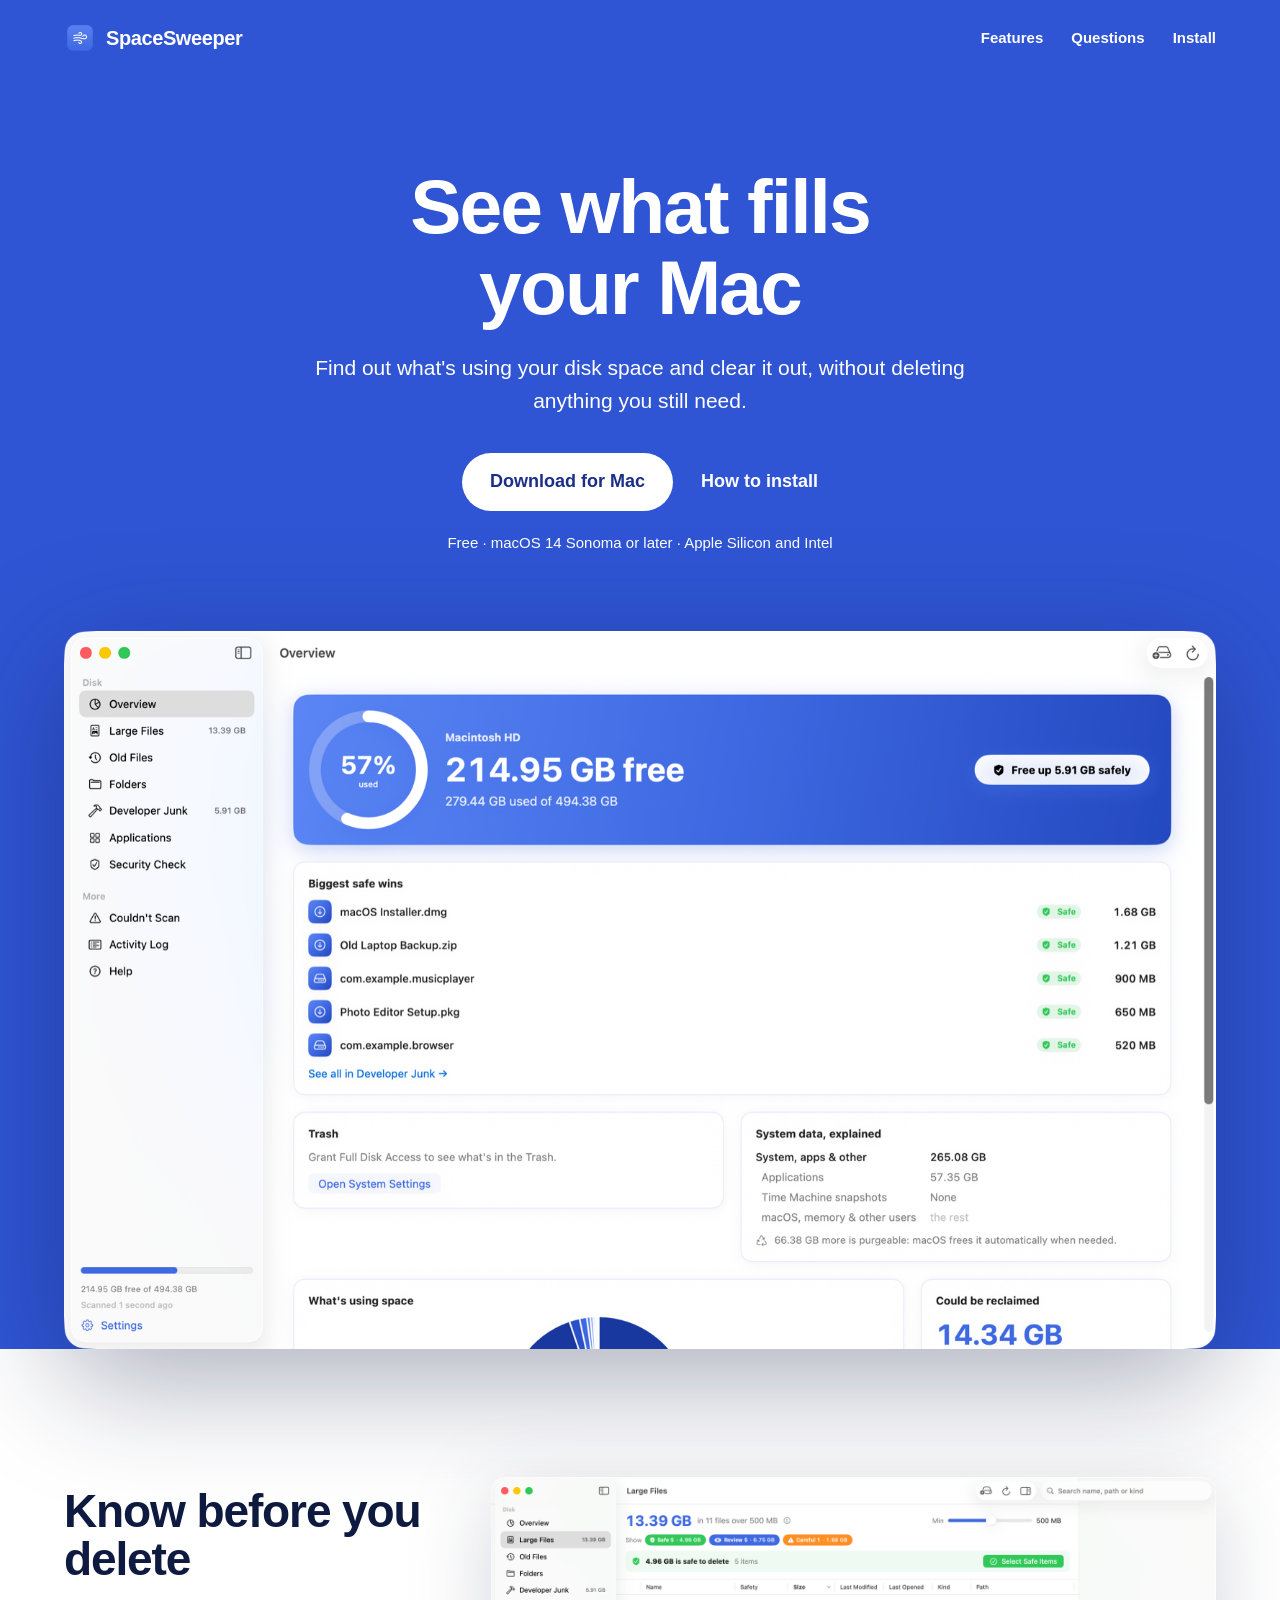
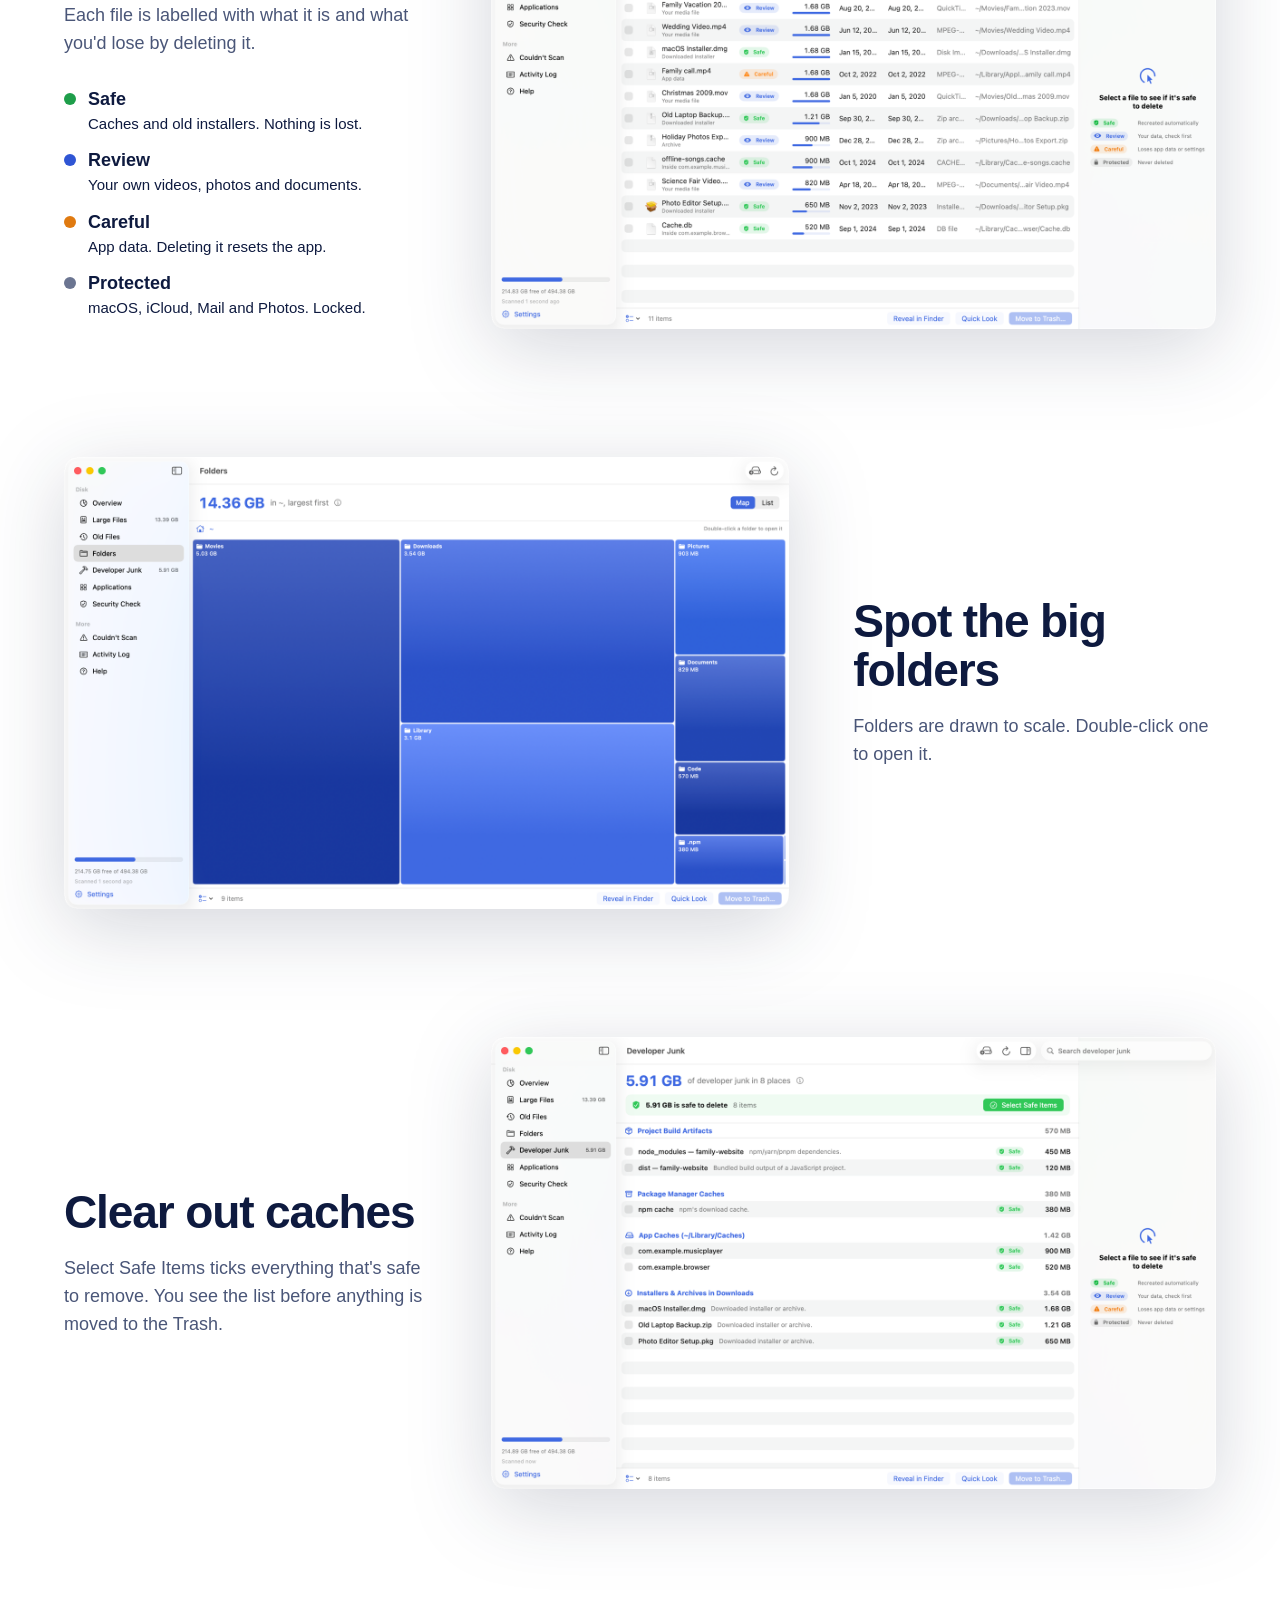
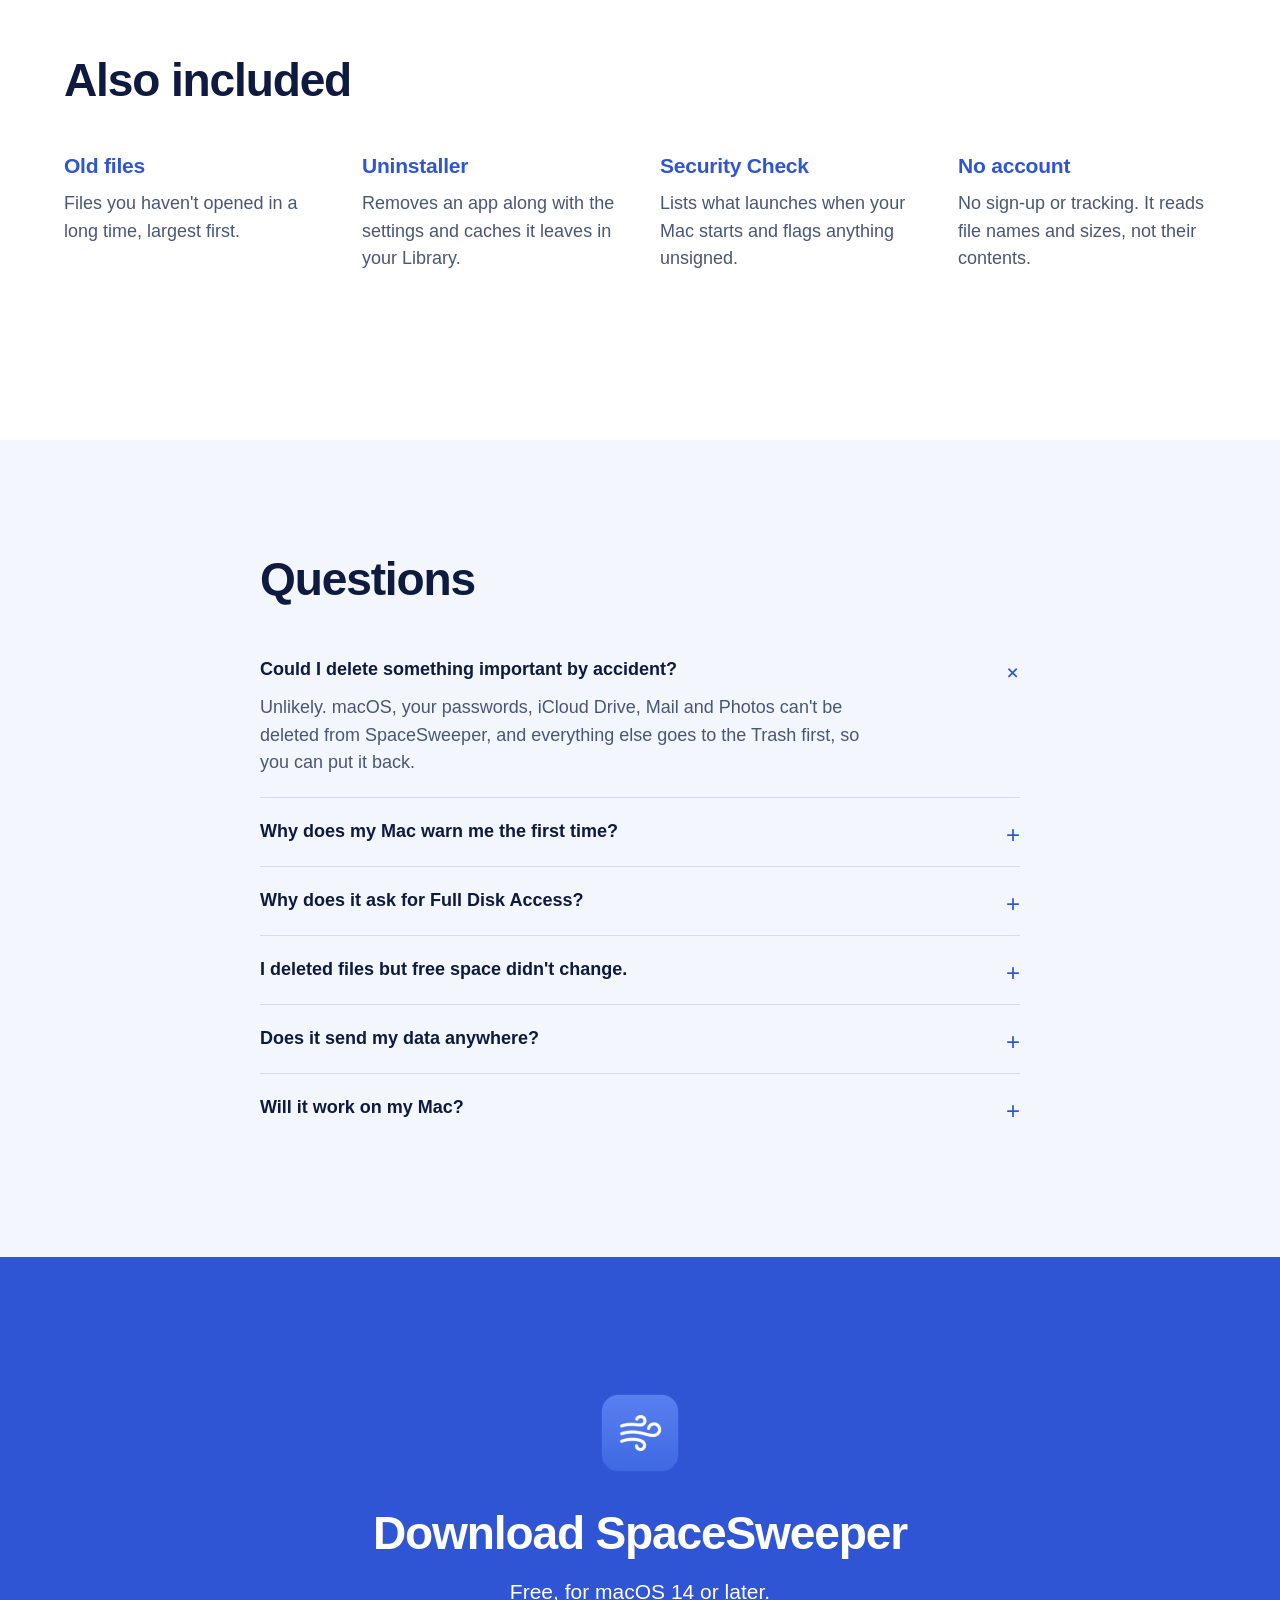
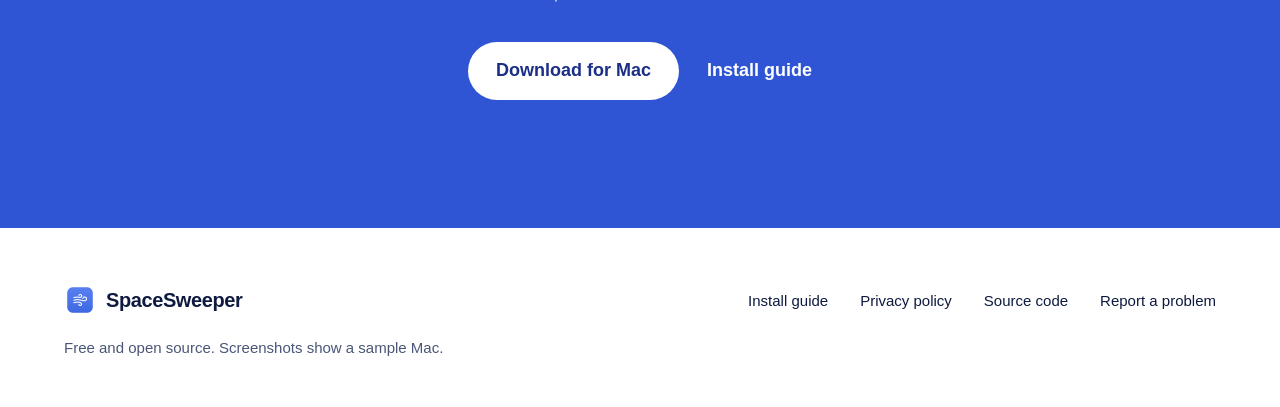
<file: website/index.html>
<!doctype html>
<html lang="en">
<head>
  <meta charset="utf-8">
  <meta name="viewport" content="width=device-width, initial-scale=1">
  <title>SpaceSweeper: see what fills your Mac</title>
  <meta name="description" content="A free Mac app that shows what fills your disk, says plainly whether each thing is safe to delete, and moves it to the Trash only when you say so.">
  <link rel="icon" href="assets/favicon.png">
  <link rel="stylesheet" href="styles.css">
  <script src="site.js" defer></script>
</head>
<body>
  <a class="skip" href="#main">Skip to content</a>

  <main id="main">
    <!-- Hero: a royal-blue field with the whole app window resting on it. -->
    <section class="hero" aria-labelledby="hero-title">
      <header class="site-header">
        <a class="wordmark" href="./"><img src="assets/icon.png" alt="" width="32" height="32">SpaceSweeper</a>
        <nav aria-label="Main">
          <a href="#features">Features</a>
          <a href="#questions">Questions</a>
          <a class="keep" href="install.html">Install</a>
        </nav>
      </header>
      <div class="hero-copy">
        <h1 id="hero-title" class="reveal">See what fills your&nbsp;Mac</h1>
        <p class="lead reveal">Find out what's using your disk space and clear it out, without deleting anything you still need.</p>
        <div class="actions reveal">
          <a class="button light" href="https://github.com/MatthewFuchs/space-sweeper/releases/latest/download/SpaceSweeper.dmg">Download for Mac</a>
          <a class="text-link" href="install.html">How to install</a>
        </div>
        <p class="meta reveal">Free · macOS 14 Sonoma or later · Apple Silicon and Intel</p>
      </div>
      <figure class="window hero-window reveal">
        <img src="assets/overview.png" width="1600" height="997" alt="SpaceSweeper's Overview: 214.95 GB free, a Free up 5.91 GB safely button, and a list of the biggest safe wins.">
      </figure>
    </section>

    <!-- Features: one claim per row, the full window beside it. -->
    <section class="feature" id="features" aria-labelledby="f1">
      <div class="text">
        <h2 id="f1" class="reveal">Know before you delete</h2>
        <p class="reveal">Each file is labelled with what it is and what you'd lose by deleting it.</p>
        <ul class="ratings reveal">
          <li><span class="dot safe"></span><strong>Safe</strong> Caches and old installers. Nothing is lost.</li>
          <li><span class="dot review"></span><strong>Review</strong> Your own videos, photos and documents.</li>
          <li><span class="dot careful"></span><strong>Careful</strong> App data. Deleting it resets the app.</li>
          <li><span class="dot protected"></span><strong>Protected</strong> macOS, iCloud, Mail and Photos. Locked.</li>
        </ul>
      </div>
      <figure class="window reveal">
        <img src="assets/largeFiles.png" width="1600" height="997" alt="The Large Files list: videos rated Review, old installers rated Safe, an app's recording rated Careful, and a button to select the 4.96 GB that is safe to delete." loading="lazy">
      </figure>
    </section>

    <section class="feature flip" aria-labelledby="f2">
      <div class="text">
        <h2 id="f2" class="reveal">Spot the big folders</h2>
        <p class="reveal">Folders are drawn to scale. Double-click one to open it.</p>
      </div>
      <figure class="window reveal">
        <img src="assets/folders.png" width="1600" height="997" alt="The space map: blue rectangles sized by how much space Movies, Downloads, Library and other folders take." loading="lazy">
      </figure>
    </section>

    <section class="feature" aria-labelledby="f3">
      <div class="text">
        <h2 id="f3" class="reveal">Clear out caches</h2>
        <p class="reveal">Select Safe Items ticks everything that's safe to remove. You see the list before anything is moved to the Trash.</p>
      </div>
      <figure class="window reveal">
        <img src="assets/devJunk.png" width="1600" height="997" alt="Caches and leftovers grouped by kind, each rated Safe, with 5.91 GB safe to delete." loading="lazy">
      </figure>
    </section>

    <!-- Promises: plain text in columns, no boxes. -->
    <section class="promises" aria-labelledby="promises-title">
      <h2 id="promises-title" class="reveal">Also included</h2>
      <div class="columns">
        <div class="reveal">
          <h3>Old files</h3>
          <p>Files you haven't opened in a long time, largest first.</p>
        </div>
        <div class="reveal">
          <h3>Uninstaller</h3>
          <p>Removes an app along with the settings and caches it leaves in your Library.</p>
        </div>
        <div class="reveal">
          <h3>Security Check</h3>
          <p>Lists what launches when your Mac starts and flags anything unsigned.</p>
        </div>
        <div class="reveal">
          <h3>No account</h3>
          <p>No sign-up or tracking. It reads file names and sizes, not their contents.</p>
        </div>
      </div>
    </section>

    <section class="faq" id="questions" aria-labelledby="faq-title">
      <h2 id="faq-title" class="reveal">Questions</h2>
      <div class="qa">
        <details class="reveal" open>
          <summary>Could I delete something important by accident?</summary>
          <p>Unlikely. macOS, your passwords, iCloud Drive, Mail and Photos can't be deleted from SpaceSweeper, and everything else goes to the Trash first, so you can put it back.</p>
        </details>
        <details class="reveal">
          <summary>Why does my Mac warn me the first time?</summary>
          <p>macOS warns about apps that aren't registered with Apple's paid developer program. You confirm once; the <a href="install.html">install guide</a> shows where. Updates don't trigger it again.</p>
        </details>
        <details class="reveal">
          <summary>Why does it ask for Full Disk Access?</summary>
          <p>Without it, macOS hides some folders, such as Mail and other apps' data, and the totals come out low. SpaceSweeper still works without it.</p>
        </details>
        <details class="reveal">
          <summary>I deleted files but free space didn't change.</summary>
          <p>Empty the Trash. If it still looks off, macOS may be holding the space as "purgeable" and will free it when it needs to.</p>
        </details>
        <details class="reveal">
          <summary>Does it send my data anywhere?</summary>
          <p>No. The only time it goes online is to check for updates, which you can turn off. See the <a href="privacy.html">privacy policy</a>.</p>
        </details>
        <details class="reveal">
          <summary>Will it work on my Mac?</summary>
          <p>If it runs macOS 14 Sonoma or later, yes, on Apple and Intel Macs alike. Check under Apple menu › About This Mac.</p>
        </details>
      </div>
    </section>

    <section class="cta" aria-labelledby="cta-title">
      <img class="cta-icon reveal" src="assets/icon.png" alt="" width="96" height="96">
      <h2 id="cta-title" class="reveal">Download SpaceSweeper</h2>
      <p class="reveal">Free, for macOS 14 or later.</p>
      <div class="actions reveal">
        <a class="button light" href="https://github.com/MatthewFuchs/space-sweeper/releases/latest/download/SpaceSweeper.dmg">Download for Mac</a>
        <a class="text-link" href="install.html">Install guide</a>
      </div>
    </section>
  </main>

  <footer class="site-footer">
    <a class="wordmark" href="./"><img src="assets/icon.png" alt="" width="28" height="28">SpaceSweeper</a>
    <nav class="footer-links" aria-label="Footer">
      <a href="install.html">Install guide</a>
      <a href="privacy.html">Privacy policy</a>
      <a href="https://github.com/MatthewFuchs/space-sweeper">Source code</a>
      <a href="https://github.com/MatthewFuchs/space-sweeper/issues">Report a problem</a>
    </nav>
    <p class="fineprint">Free and open source. Screenshots show a sample Mac.</p>
  </footer>
</body>
</html>
</file>
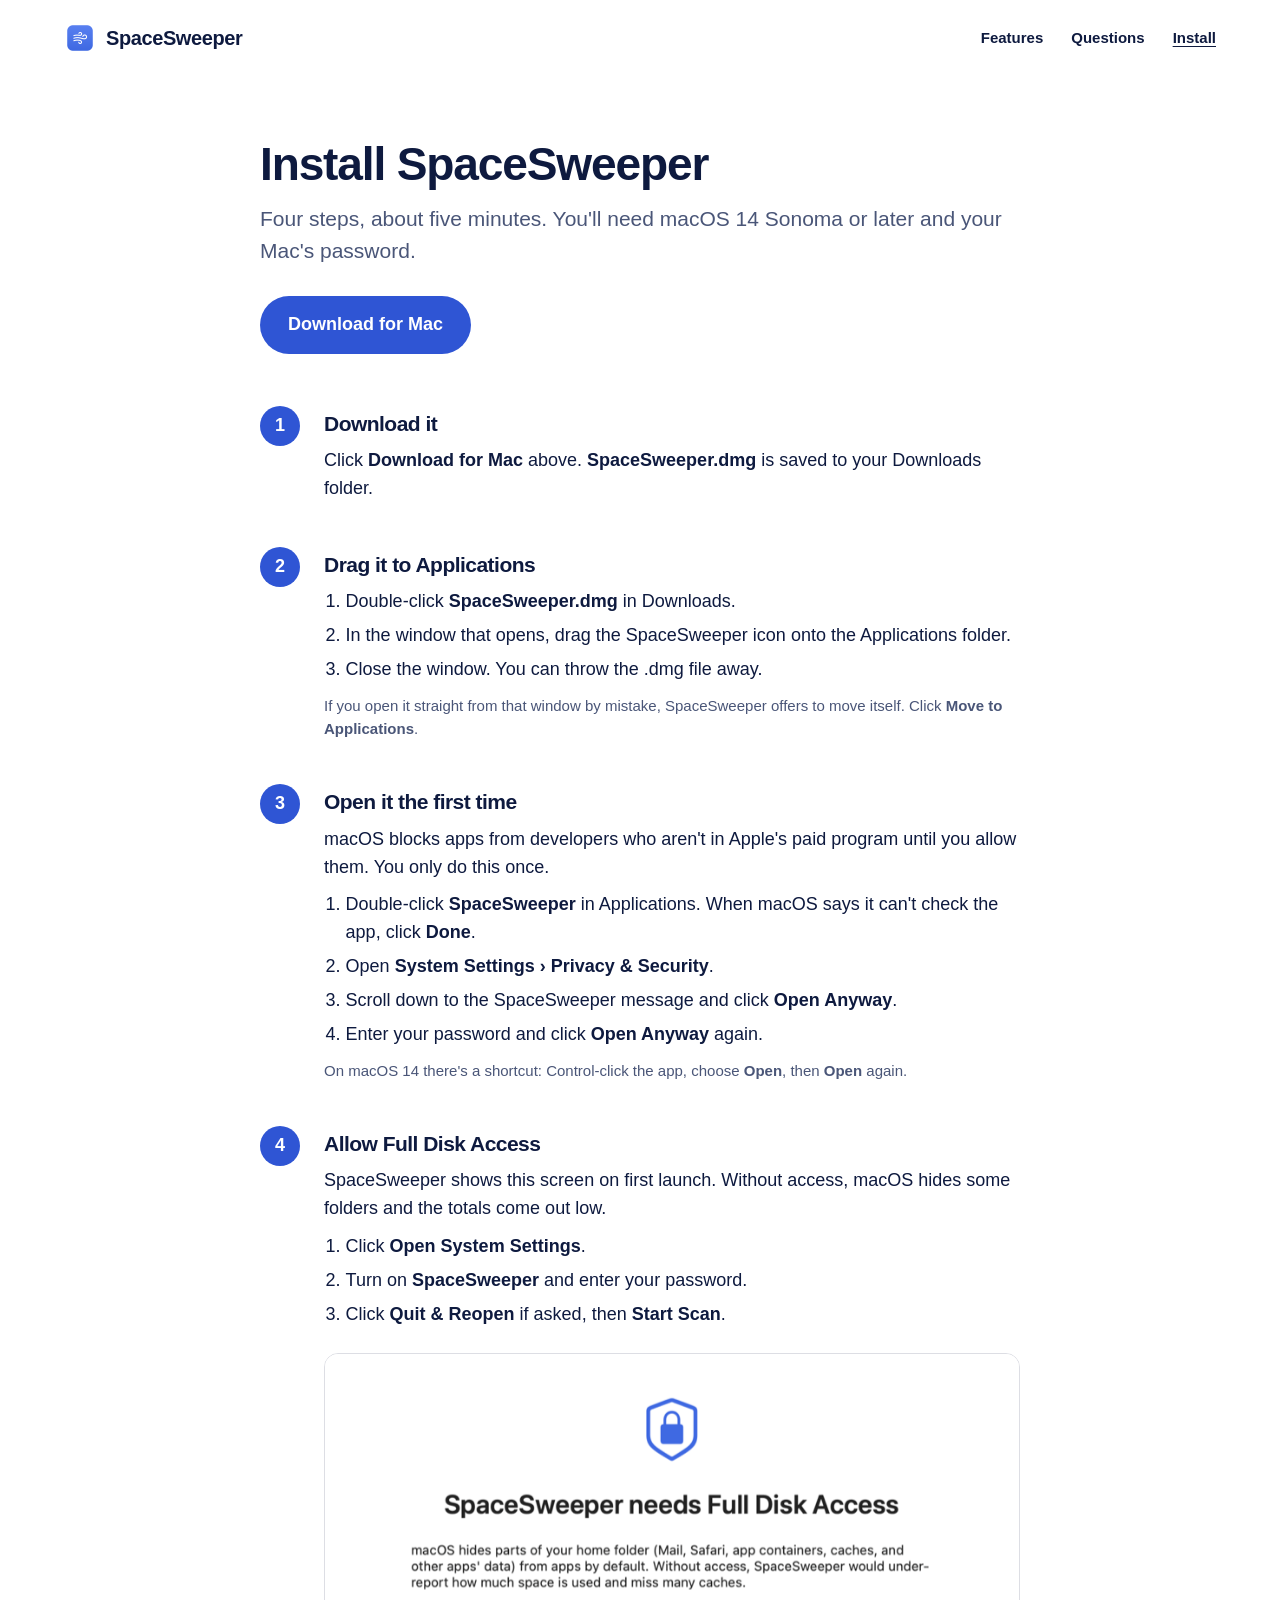
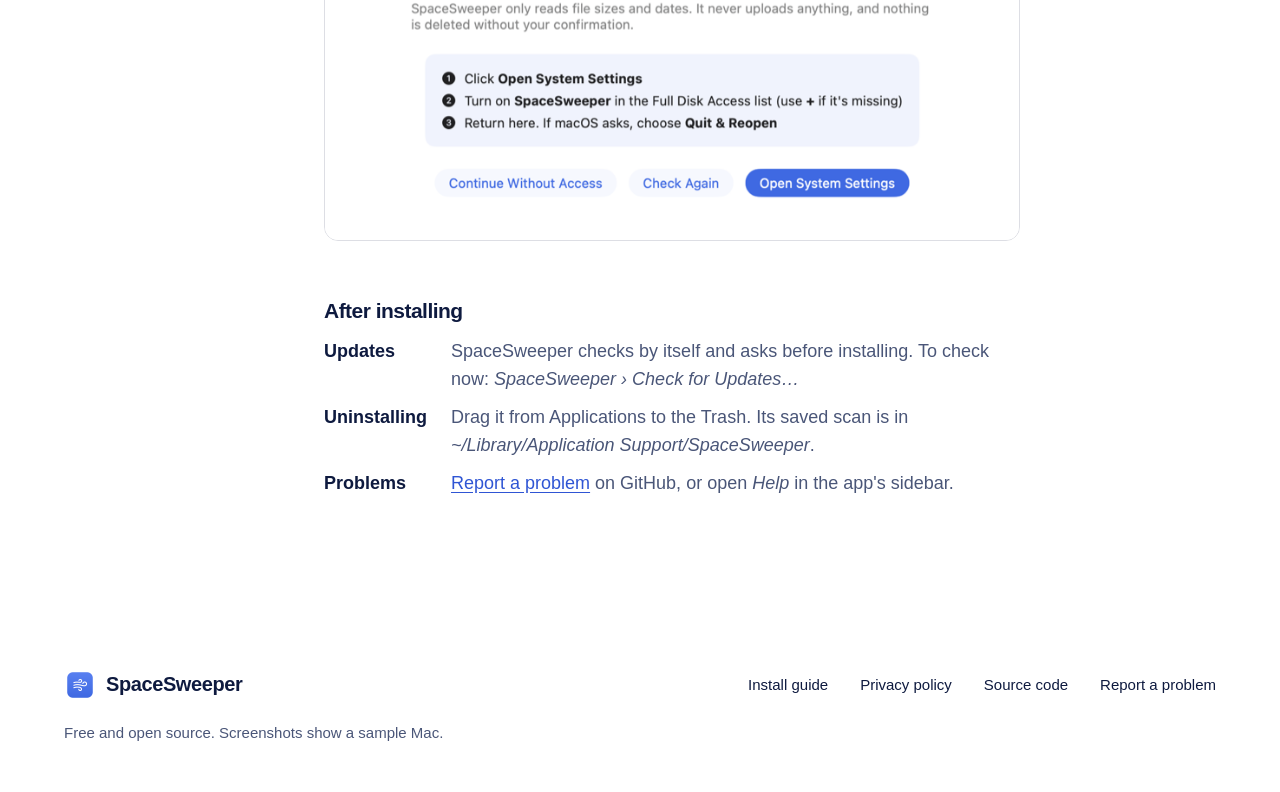
<file: website/install.html>
<!doctype html>
<html lang="en">
<head>
  <meta charset="utf-8">
  <meta name="viewport" content="width=device-width, initial-scale=1">
  <title>Install SpaceSweeper</title>
  <meta name="description" content="Install SpaceSweeper on your Mac in four steps, including the one-time Open Anyway step and Full Disk Access.">
  <link rel="icon" href="assets/favicon.png">
  <link rel="stylesheet" href="styles.css">
  <script src="site.js" defer></script>
</head>
<body>
  <a class="skip" href="#main">Skip to content</a>
  <header class="site-header">
    <a class="wordmark" href="./"><img src="assets/icon.png" alt="" width="32" height="32">SpaceSweeper</a>
    <nav aria-label="Main">
      <a href="./#features">Features</a>
      <a href="./#questions">Questions</a>
      <a class="keep" href="install.html" aria-current="page">Install</a>
    </nav>
  </header>

  <main id="main" class="guide">
    <section class="guide-intro" aria-labelledby="guide-title">
      <h1 id="guide-title" class="reveal">Install SpaceSweeper</h1>
      <p class="reveal">Four steps, about five minutes. You'll need macOS 14 Sonoma or later and your Mac's password.</p>
      <div class="actions reveal">
        <a class="button" href="https://github.com/MatthewFuchs/space-sweeper/releases/latest/download/SpaceSweeper.dmg">Download for Mac</a>
      </div>
    </section>

    <ol class="steps">
      <li class="reveal">
        <h2>Download it</h2>
        <p>Click <strong>Download for Mac</strong> above. <strong>SpaceSweeper.dmg</strong> is saved to your Downloads folder.</p>
      </li>

      <li class="reveal">
        <h2>Drag it to Applications</h2>
        <ol>
          <li>Double-click <strong>SpaceSweeper.dmg</strong> in Downloads.</li>
          <li>In the window that opens, drag the SpaceSweeper icon onto the Applications folder.</li>
          <li>Close the window. You can throw the .dmg file away.</li>
        </ol>
        <p class="note">If you open it straight from that window by mistake, SpaceSweeper offers to move itself. Click <strong>Move to Applications</strong>.</p>
      </li>

      <li class="reveal">
        <h2>Open it the first time</h2>
        <p>macOS blocks apps from developers who aren't in Apple's paid program until you allow them. You only do this once.</p>
        <ol>
          <li>Double-click <strong>SpaceSweeper</strong> in Applications. When macOS says it can't check the app, click <strong>Done</strong>.</li>
          <li>Open <strong>System Settings › Privacy &amp; Security</strong>.</li>
          <li>Scroll down to the SpaceSweeper message and click <strong>Open Anyway</strong>.</li>
          <li>Enter your password and click <strong>Open Anyway</strong> again.</li>
        </ol>
        <p class="note">On macOS 14 there's a shortcut: Control-click the app, choose <strong>Open</strong>, then <strong>Open</strong> again.</p>
      </li>

      <li class="reveal">
        <h2>Allow Full Disk Access</h2>
        <p>SpaceSweeper shows this screen on first launch. Without access, macOS hides some folders and the totals come out low.</p>
        <ol>
          <li>Click <strong>Open System Settings</strong>.</li>
          <li>Turn on <strong>SpaceSweeper</strong> and enter your password.</li>
          <li>Click <strong>Quit &amp; Reopen</strong> if asked, then <strong>Start Scan</strong>.</li>
        </ol>
        <figure class="crop">
          <img src="assets/fda-card.png" width="800" height="560" alt="SpaceSweeper's Full Disk Access screen with an Open System Settings button and three short steps." loading="lazy">
        </figure>
      </li>
    </ol>

    <section class="after" aria-labelledby="after-title">
      <h2 id="after-title" class="reveal">After installing</h2>
      <dl class="reveal">
        <dt>Updates</dt>
        <dd>SpaceSweeper checks by itself and asks before installing. To check now: <em>SpaceSweeper › Check for Updates…</em></dd>
        <dt>Uninstalling</dt>
        <dd>Drag it from Applications to the Trash. Its saved scan is in <em>~/Library/Application Support/SpaceSweeper</em>.</dd>
        <dt>Problems</dt>
        <dd><a href="https://github.com/MatthewFuchs/space-sweeper/issues">Report a problem</a> on GitHub, or open <em>Help</em> in the app's sidebar.</dd>
      </dl>
    </section>
  </main>

  <footer class="site-footer">
    <a class="wordmark" href="./"><img src="assets/icon.png" alt="" width="28" height="28">SpaceSweeper</a>
    <nav class="footer-links" aria-label="Footer">
      <a href="install.html">Install guide</a>
      <a href="privacy.html">Privacy policy</a>
      <a href="https://github.com/MatthewFuchs/space-sweeper">Source code</a>
      <a href="https://github.com/MatthewFuchs/space-sweeper/issues">Report a problem</a>
    </nav>
    <p class="fineprint">Free and open source. Screenshots show a sample Mac.</p>
  </footer>
</body>
</html>
</file>
<file: website/styles.css>
/* SpaceSweeper website: royal blue and white, open layout, whole app windows at natural scale.
   System fonts only; no external requests. */

:root {
  --ground: #ffffff;
  --ink: #0e1a3f;
  --soft-ink: #4a5678;
  --tone: #f3f6fd;            /* quiet field behind the FAQ */
  --blue: #2f55d4;            /* royal blue fields: white text passes AA */
  --blue-hover: #2446b8;
  --link: #2f55d4;
  --safe: #1e9e4a;
  --review: #2f55d4;
  --careful: #e07a10;
  --protected: #6b7591;
  --margin: clamp(20px, 5vw, 72px);
  --wide: 1200px;             /* widest content column */
  --step-display: clamp(44px, 6vw, 84px);
  --step-heading: clamp(32px, 3.6vw, 52px);
  --step-title: 21px;
  --step-body: 18px;
  --step-small: 15px;
  --ease: cubic-bezier(.2, .7, .2, 1);
  color-scheme: light dark;
}

@media (prefers-color-scheme: dark) {
  :root {
    --ground: #0b1024;
    --ink: #eef2ff;
    --soft-ink: #b4bfe0;
    --tone: #121a36;
    --blue: #2f55d4;
    --blue-hover: #3a62e6;
    --link: #9db4ff;
    --review: #8fa8ff;
    --protected: #a7b1cf;
  }
}

* { box-sizing: border-box; }
html { -webkit-text-size-adjust: 100%; scroll-behavior: smooth; }
body {
  margin: 0; min-height: 100vh; display: flex; flex-direction: column;
  background: var(--ground);
  color: var(--ink);
  font: 400 var(--step-body)/1.55 -apple-system, BlinkMacSystemFont, "SF Pro Text", "Helvetica Neue", Helvetica, Arial, sans-serif;
  -webkit-font-smoothing: antialiased;
}
main { flex: 1 0 auto; }
img { max-width: 100%; height: auto; display: block; }
a { color: var(--link); text-underline-offset: 3px; }
a:focus-visible, button:focus-visible, summary:focus-visible {
  outline: 3px solid var(--link);
  outline-offset: 3px;
  border-radius: 4px;
}
h1, h2, h3 { margin: 0; font-weight: 700; letter-spacing: -0.025em; line-height: 1.06; }
h1 { font-size: var(--step-display); }
h2 { font-size: var(--step-heading); }
h3 { font-size: var(--step-title); letter-spacing: -0.01em; line-height: 1.3; }
p { margin: 0; }
.skip { position: absolute; left: -9999px; }
.skip:focus { left: var(--margin); top: 12px; background: var(--ground); color: var(--ink); padding: 8px 12px; z-index: 10; }

/* Buttons: rounded like macOS, flat. */
.button {
  display: inline-flex; align-items: center;
  background: var(--blue); color: #fff;
  font-weight: 650; font-size: var(--step-body); text-decoration: none;
  padding: 15px 28px; border-radius: 999px; /* taste-skill-ignore */
  transition: transform .18s var(--ease), background-color .18s var(--ease);
}
.button:hover { background: var(--blue-hover); }
.button:active { transform: scale(.97); }
.button.light { background: #fff; color: #1b2f86; }
.button.light:hover { background: #e6ecfd; }
.text-link { font-weight: 600; text-decoration: none; transition: opacity .18s; }
.text-link:hover { text-decoration: underline; }
.actions { display: flex; flex-wrap: wrap; align-items: center; gap: 16px 28px; }

/* Header: sits on the blue hero on the home page, on white elsewhere. */
.site-header {
  display: flex; align-items: center; justify-content: space-between;
  max-width: calc(var(--wide) + 2 * var(--margin)); margin: 0 auto;
  padding: 22px var(--margin); width: 100%;
}
.wordmark { display: inline-flex; align-items: center; gap: 10px; font-weight: 700; font-size: 20px; letter-spacing: -0.02em; color: var(--ink); text-decoration: none; }
.wordmark img { width: 32px; height: 32px; }
.site-header nav { display: flex; gap: 28px; }
.site-header nav a { color: var(--ink); text-decoration: none; font-weight: 550; font-size: var(--step-small); }
.site-header nav a:hover, .site-header nav a[aria-current] { text-decoration: underline; }

/* App windows: the screenshots already have the window's rounded corners; a soft shadow lifts them
   off the page the way macOS does. Never cropped or zoomed. */
.window { margin: 0; }
.window img { width: 100%; filter: drop-shadow(0 18px 40px rgba(14, 26, 63, .18)); } /* taste-skill-ignore: a real window casts a shadow */

/* Hero: blue field, centred headline, the whole window below, overlapping into the white page. */
.hero {
  background: var(--blue); color: #fff;
  padding-bottom: 0; margin-bottom: clamp(140px, 20vw, 300px);
}
.hero .site-header .wordmark, .hero .site-header nav a { color: #fff; }
.hero-copy { max-width: 860px; margin: 0 auto; padding: clamp(40px, 7vw, 96px) var(--margin) 0; text-align: center; }
.hero .lead { font-size: var(--step-title); margin: 24px auto 0; max-width: 32em; opacity: .95; }
.hero .actions { justify-content: center; margin-top: 36px; }
.hero .text-link { color: #fff; }
.hero .meta { margin-top: 20px; font-size: var(--step-small); opacity: .85; }
.hero-window {
  max-width: calc(var(--wide) + 2 * var(--margin)); margin: clamp(48px, 6vw, 80px) auto 0;
  padding: 0 var(--margin); margin-bottom: calc(-1 * clamp(140px, 20vw, 300px));
}
.hero-window img { filter: drop-shadow(0 30px 60px rgba(8, 18, 60, .35)); } /* taste-skill-ignore */

/* Feature rows: text beside the full window, alternating sides. */
.feature {
  max-width: calc(var(--wide) + 2 * var(--margin)); margin: 0 auto;
  padding: clamp(80px, 10vw, 150px) var(--margin) 0;
  display: grid; grid-template-columns: minmax(0, 4fr) minmax(0, 8fr); gap: clamp(32px, 5vw, 72px); align-items: center;
}
.feature.flip { grid-template-columns: minmax(0, 8fr) minmax(0, 4fr); }
.feature.flip .text { order: 2; }
.feature .text p { margin-top: 18px; color: var(--soft-ink); }
.ratings { list-style: none; padding: 0; margin: 28px 0 0; }
.ratings li { position: relative; padding-left: 24px; font-size: var(--step-small); line-height: 1.5; }
.ratings li + li { margin-top: 12px; }
.ratings strong { display: block; font-size: var(--step-body); }
.dot { position: absolute; left: 0; top: 7px; width: 12px; height: 12px; border-radius: 50%; }
.dot.safe { background: var(--safe); }
.dot.review { background: var(--review); }
.dot.careful { background: var(--careful); }
.dot.protected { background: var(--protected); }

/* Promises: four short paragraphs in columns. */
.promises {
  max-width: calc(var(--wide) + 2 * var(--margin)); margin: 0 auto;
  padding: clamp(110px, 13vw, 190px) var(--margin) 0;
}
.promises .columns { display: grid; grid-template-columns: repeat(4, minmax(0, 1fr)); gap: 40px; margin-top: 48px; }
.promises h3 { color: var(--link); margin-bottom: 10px; }
.promises p { color: var(--soft-ink); font-size: var(--step-body); }

/* FAQ: a quiet tinted field, two columns of questions. */
.faq { background: var(--tone); margin-top: clamp(110px, 13vw, 190px); padding: clamp(72px, 9vw, 120px) var(--margin); }
.faq h2, .faq .qa { max-width: 760px; margin: 0 auto; }
.faq .qa { margin-top: 32px; }
.faq details { padding: 20px 0; }
.faq details + details { border-top: 1px solid color-mix(in srgb, var(--ink) 12%, transparent); } /* taste-skill-ignore: separates questions */
.faq summary { cursor: pointer; font-size: var(--step-body); font-weight: 650; list-style: none; position: relative; padding-right: 32px; }
.faq summary::-webkit-details-marker { display: none; }
.faq summary::after { content: "+"; position: absolute; right: 0; top: -2px; font-size: 24px; font-weight: 400; color: var(--link); transition: transform .2s var(--ease); }
.faq details[open] summary::after { transform: rotate(45deg); }
.faq details p { margin-top: 10px; color: var(--soft-ink); max-width: 62ch; }

/* Download: the blue field again, closing the page. */
.cta { background: var(--blue); color: #fff; text-align: center; padding: clamp(80px, 10vw, 140px) var(--margin); }
.cta-icon { width: 96px; height: 96px; margin: 0 auto 28px; }
.cta p { font-size: var(--step-title); margin: 18px auto 0; max-width: 30em; opacity: .95; }
.cta .actions { justify-content: center; margin-top: 34px; }
.cta .text-link { color: #fff; }

/* Footer: same on every page. */
.guide, .policy { padding-bottom: clamp(72px, 9vw, 120px) !important; }
.site-footer {
  max-width: calc(var(--wide) + 2 * var(--margin)); margin: 0 auto;
  padding: 56px var(--margin) 48px; width: 100%;
  display: grid; grid-template-columns: auto 1fr; gap: 20px 48px; align-items: center;
}
.footer-links { display: flex; flex-wrap: wrap; gap: 12px 32px; justify-content: flex-end; font-size: var(--step-small); }
.footer-links a { color: var(--ink); text-decoration: none; }
.footer-links a:hover { text-decoration: underline; }
.fineprint { grid-column: 1 / -1; font-size: var(--step-small); color: var(--soft-ink); }

/* Install guide: one readable column, numbered steps, nothing beside them. */
.guide { max-width: calc(760px + 2 * var(--margin)); margin: 0 auto; padding: 0 var(--margin); }
.guide-intro { padding: clamp(32px, 5vw, 64px) 0 0; }
.guide-intro h1 { font-size: var(--step-heading); }
.guide-intro p { font-size: var(--step-title); margin-top: 14px; color: var(--soft-ink); }
.guide-intro .actions { margin-top: 28px; }
.steps { list-style: none; padding: 0; margin: 56px 0 0; counter-reset: step; }
.steps > li { counter-increment: step; position: relative; padding: 0 0 48px 64px; }
.steps > li::before {
  content: counter(step); position: absolute; left: 0; top: -4px;
  width: 40px; height: 40px; border-radius: 50%; background: var(--blue); color: #fff;
  display: flex; align-items: center; justify-content: center; font-weight: 700; font-size: var(--step-body);
}
.steps h2 { font-size: var(--step-title); line-height: 1.3; }
.steps p, .steps ol { margin-top: 10px; }
.steps ol { padding-left: 1.2em; }
.steps ol li + li { margin-top: 6px; }
.steps .note { color: var(--soft-ink); font-size: var(--step-small); }
.steps .window { margin-top: 24px; }
.steps .crop { margin: 24px 0 0; border-radius: 14px; overflow: hidden; border: 1px solid color-mix(in srgb, var(--ink) 14%, transparent); } /* taste-skill-ignore: frames a white screenshot on a white page */
.steps .crop img { width: 100%; }
.after { padding: 8px 0 0 64px; }
.after h2 { font-size: var(--step-title); line-height: 1.3; }
.after dl { margin: 14px 0 0; display: grid; grid-template-columns: max-content 1fr; gap: 10px 24px; }
.after dt { font-weight: 650; }
.after dd { margin: 0; color: var(--soft-ink); }

/* Privacy page */
.policy { padding: clamp(32px, 5vw, 64px) var(--margin) 0; max-width: 860px; margin: 0 auto; }
.policy h1 { font-size: var(--step-heading); }
.policy h2 { font-size: var(--step-title); margin-top: 44px; margin-bottom: 10px; }
.policy p { max-width: 62ch; }
.policy .effective { color: var(--soft-ink); margin-top: 16px; }

/* Entrances: parts rise in sequence as their section arrives; visible without script. */
.js .reveal { opacity: 0; transform: translateY(24px); transition: opacity .7s var(--ease), transform .7s var(--ease); }
.js .reveal.in { opacity: 1; transform: none; }
@media (prefers-reduced-motion: reduce) {
  html { scroll-behavior: auto; }
  .js .reveal { opacity: 1; transform: none; transition: none; }
  .button, .faq summary::after { transition: none; }
}

/* Tablet and phone: one column, text above the window. */
@media (max-width: 900px) {
  .feature, .feature.flip { grid-template-columns: minmax(0, 1fr); }
  .feature.flip .text { order: 0; }
  .promises .columns { grid-template-columns: repeat(2, minmax(0, 1fr)); }
}
@media (max-width: 640px) {
  .site-header nav a:not(.keep) { display: none; }
  .hero-copy { text-align: left; }
  .hero .actions { justify-content: flex-start; }
  .promises .columns { grid-template-columns: minmax(0, 1fr); }
  .site-footer { grid-template-columns: minmax(0, 1fr); }
  .footer-links { justify-content: flex-start; }
  .steps > li { padding-left: 52px; }
  .after { padding-left: 0; }
  .after dl { grid-template-columns: minmax(0, 1fr); gap: 2px; }
  .after dd { margin-bottom: 12px; }
}
</file>
